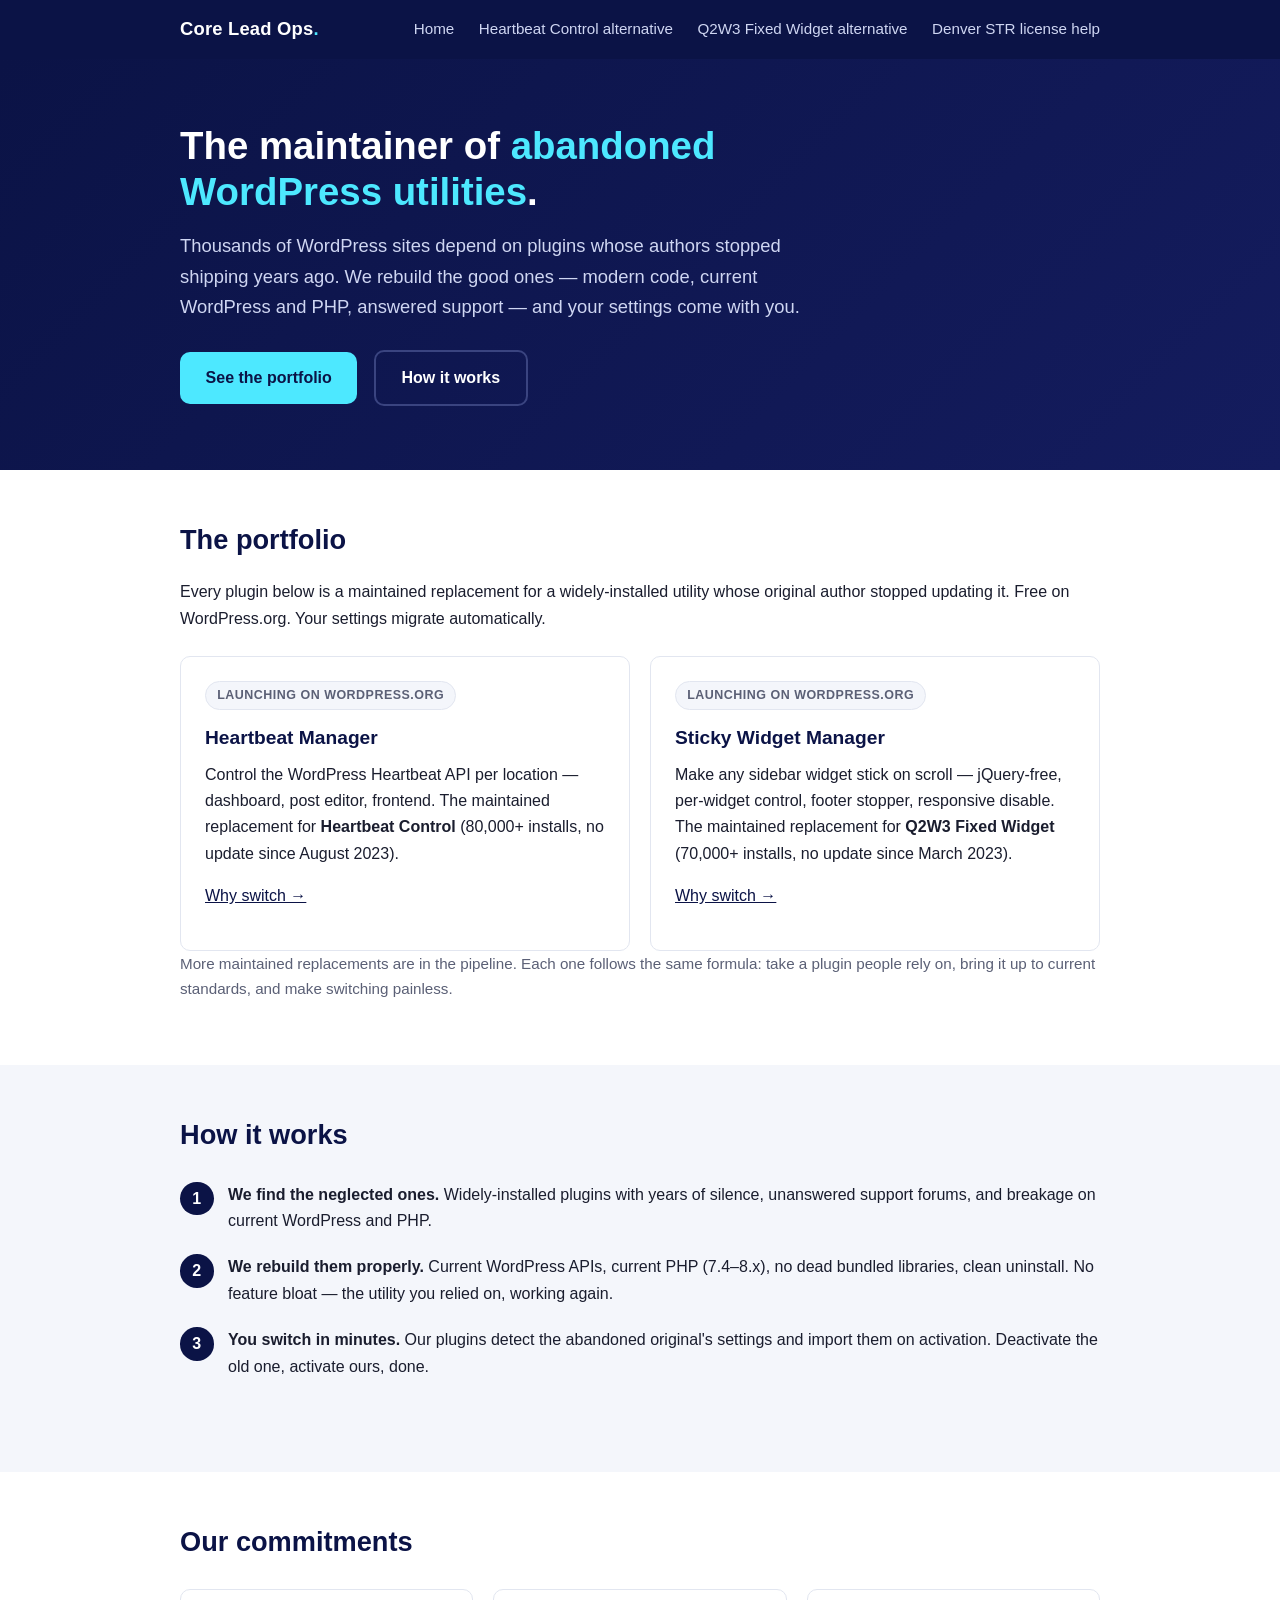
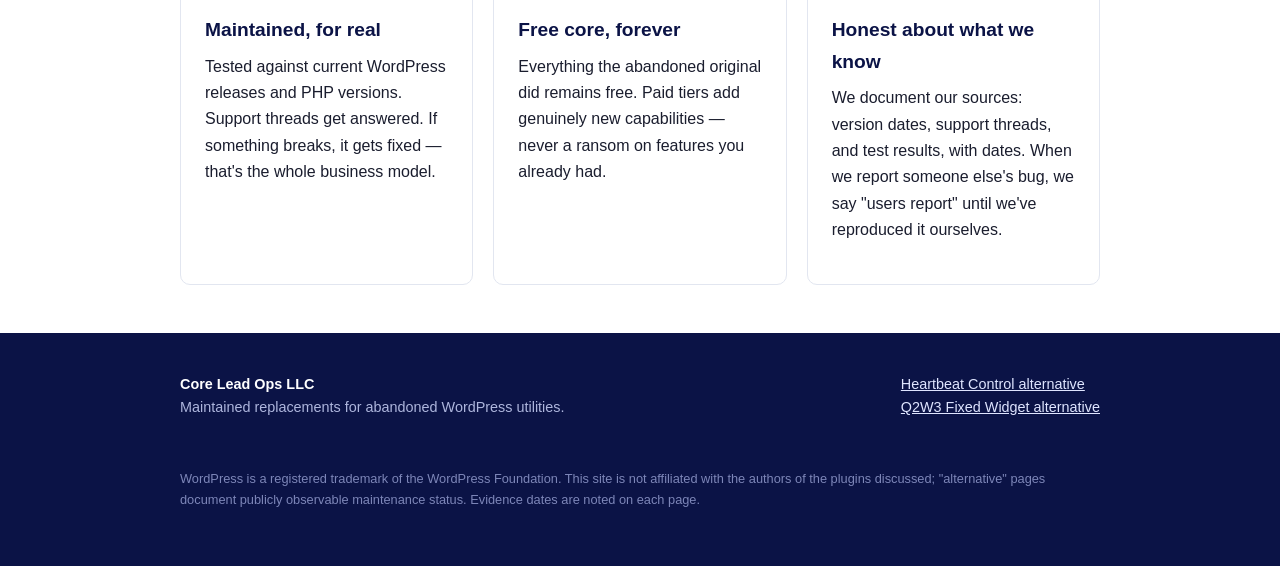
<file: index.html>
<!DOCTYPE html>
<html lang="en">
<head>
<meta charset="utf-8">
<meta name="viewport" content="width=device-width, initial-scale=1">
<title>Core Lead Ops — The Maintainer of Abandoned WordPress Utilities</title>
<meta name="description" content="Core Lead Ops rebuilds widely-used WordPress plugins whose authors stopped maintaining them — modern code, current PHP, and one-click migration from the abandoned originals.">
<link rel="canonical" href="https://coreleadops.github.io/">
<meta property="og:title" content="Core Lead Ops — The Maintainer of Abandoned WordPress Utilities">
<meta property="og:description" content="Modern, maintained replacements for abandoned WordPress plugins. Your settings migrate automatically.">
<meta property="og:type" content="website">
<meta property="og:url" content="https://coreleadops.github.io/">
<link rel="stylesheet" href="styles.css">
</head>
<body>

<header class="site-header">
  <div class="wrap">
    <a class="brand" href="index.html">Core Lead Ops<span>.</span></a>
    <nav class="nav">
      <a href="index.html">Home</a>
      <a href="heartbeat-control-alternative.html">Heartbeat Control alternative</a>
      <a href="q2w3-fixed-widget-alternative.html">Q2W3 Fixed Widget alternative</a>
      <a href="denver-str-license.html">Denver STR license help</a>
    </nav>
  </div>
</header>

<div class="hero">
  <div class="wrap">
    <h1>The maintainer of <span class="accent">abandoned WordPress utilities</span>.</h1>
    <p class="lede">Thousands of WordPress sites depend on plugins whose authors stopped shipping years ago. We rebuild the good ones — modern code, current WordPress and PHP, answered support — and your settings come with you.</p>
    <a class="cta" href="#plugins">See the portfolio</a>
    <a class="cta ghost" href="#how">How it works</a>
  </div>
</div>

<section class="block" id="plugins">
  <div class="wrap">
    <h2>The portfolio</h2>
    <p>Every plugin below is a maintained replacement for a widely-installed utility whose original author stopped updating it. Free on WordPress.org. Your settings migrate automatically.</p>
    <div class="cards">
      <div class="card">
        <span class="badge">Launching on WordPress.org</span>
        <h3>Heartbeat Manager</h3>
        <p>Control the WordPress Heartbeat API per location — dashboard, post editor, frontend. The maintained replacement for <strong>Heartbeat Control</strong> (80,000+ installs, no update since August 2023).</p>
        <p><a href="heartbeat-control-alternative.html">Why switch &rarr;</a></p>
      </div>
      <div class="card">
        <span class="badge">Launching on WordPress.org</span>
        <h3>Sticky Widget Manager</h3>
        <p>Make any sidebar widget stick on scroll — jQuery-free, per-widget control, footer stopper, responsive disable. The maintained replacement for <strong>Q2W3 Fixed Widget</strong> (70,000+ installs, no update since March 2023).</p>
        <p><a href="q2w3-fixed-widget-alternative.html">Why switch &rarr;</a></p>
      </div>
    </div>
    <p class="muted">More maintained replacements are in the pipeline. Each one follows the same formula: take a plugin people rely on, bring it up to current standards, and make switching painless.</p>
  </div>
</section>

<section class="block soft" id="how">
  <div class="wrap">
    <h2>How it works</h2>
    <ol class="steps">
      <li><strong>We find the neglected ones.</strong> Widely-installed plugins with years of silence, unanswered support forums, and breakage on current WordPress and PHP.</li>
      <li><strong>We rebuild them properly.</strong> Current WordPress APIs, current PHP (7.4–8.x), no dead bundled libraries, clean uninstall. No feature bloat — the utility you relied on, working again.</li>
      <li><strong>You switch in minutes.</strong> Our plugins detect the abandoned original's settings and import them on activation. Deactivate the old one, activate ours, done.</li>
    </ol>
  </div>
</section>

<section class="block">
  <div class="wrap">
    <h2>Our commitments</h2>
    <div class="cards">
      <div class="card">
        <h3>Maintained, for real</h3>
        <p>Tested against current WordPress releases and PHP versions. Support threads get answered. If something breaks, it gets fixed — that's the whole business model.</p>
      </div>
      <div class="card">
        <h3>Free core, forever</h3>
        <p>Everything the abandoned original did remains free. Paid tiers add genuinely new capabilities — never a ransom on features you already had.</p>
      </div>
      <div class="card">
        <h3>Honest about what we know</h3>
        <p>We document our sources: version dates, support threads, and test results, with dates. When we report someone else's bug, we say "users report" until we've reproduced it ourselves.</p>
      </div>
    </div>
  </div>
</section>

<footer class="site-footer">
  <div class="wrap">
    <div>
      <strong style="color:#fff">Core Lead Ops LLC</strong><br>
      Maintained replacements for abandoned WordPress utilities.
    </div>
    <div>
      <a href="heartbeat-control-alternative.html">Heartbeat Control alternative</a><br>
      <a href="q2w3-fixed-widget-alternative.html">Q2W3 Fixed Widget alternative</a>
    </div>
    <p class="fine">WordPress is a registered trademark of the WordPress Foundation. This site is not affiliated with the authors of the plugins discussed; "alternative" pages document publicly observable maintenance status. Evidence dates are noted on each page.</p>
  </div>
</footer>

</body>
</html>
</file>
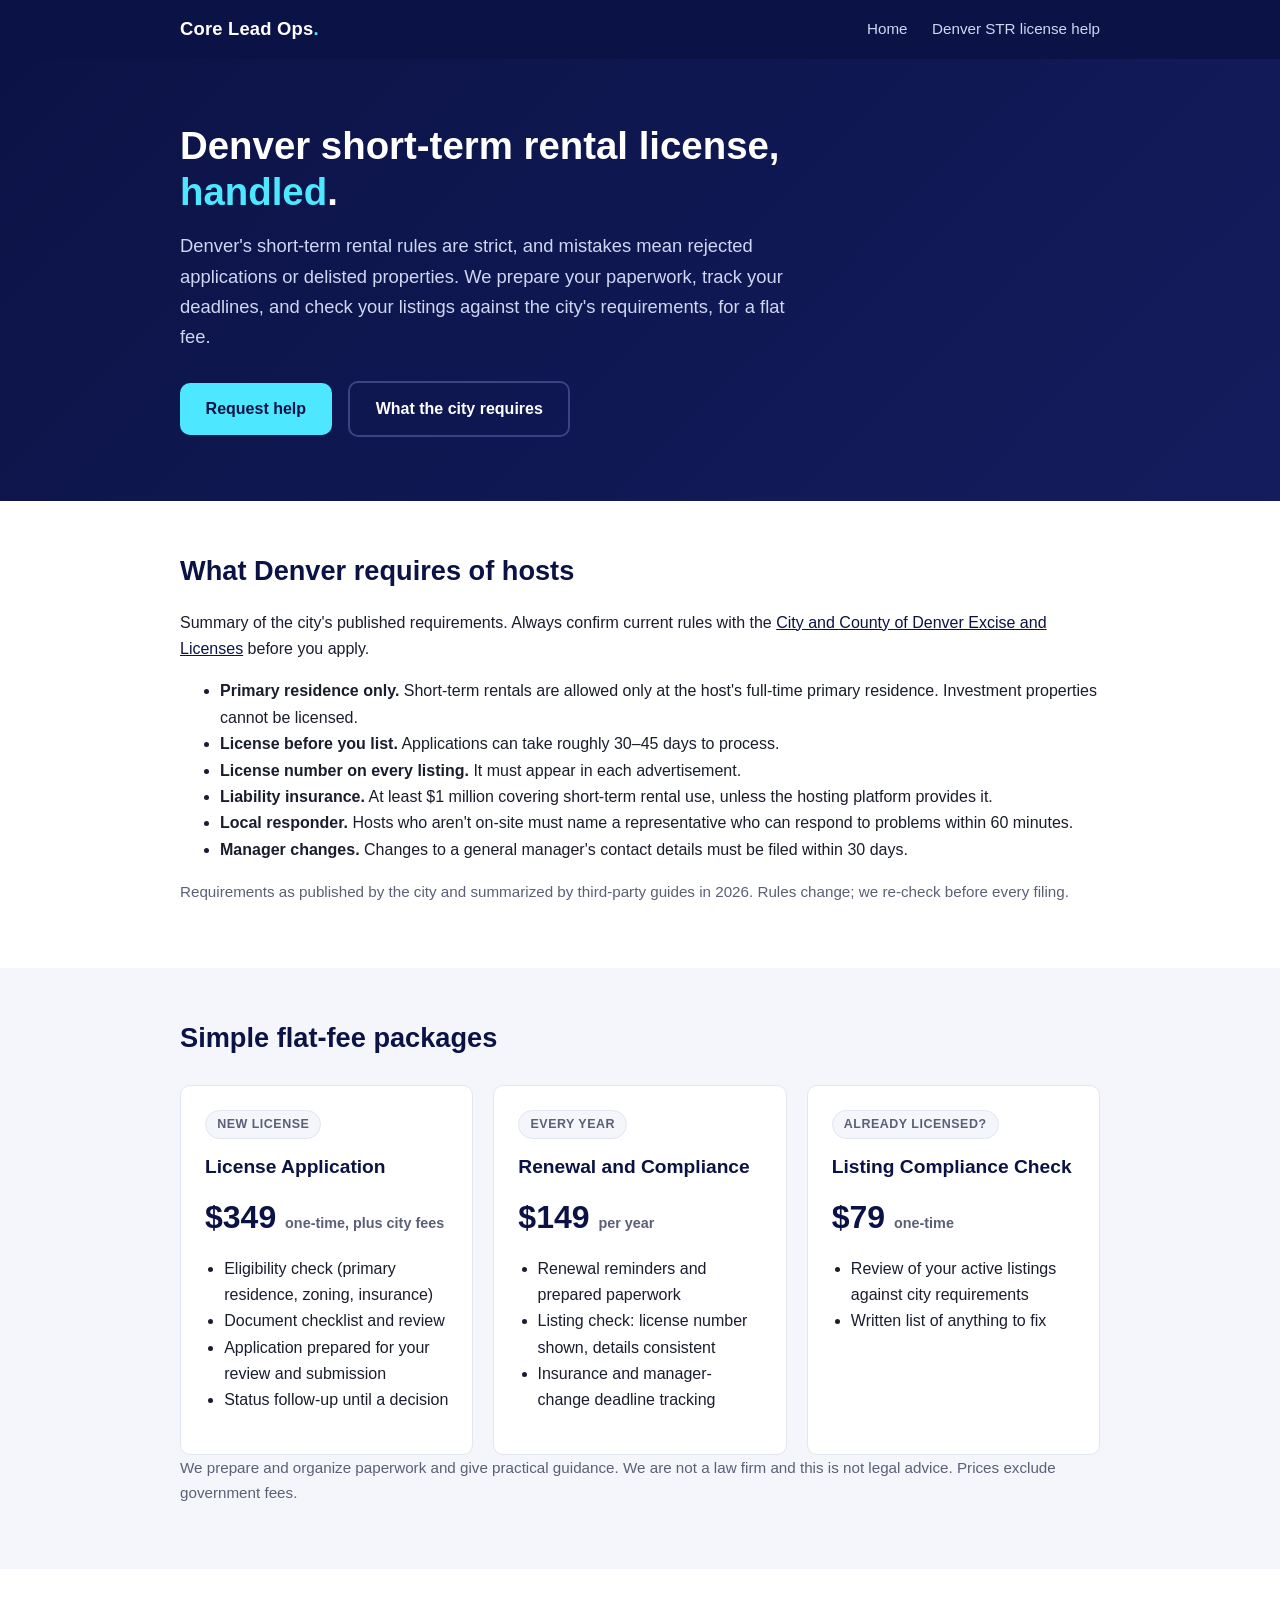
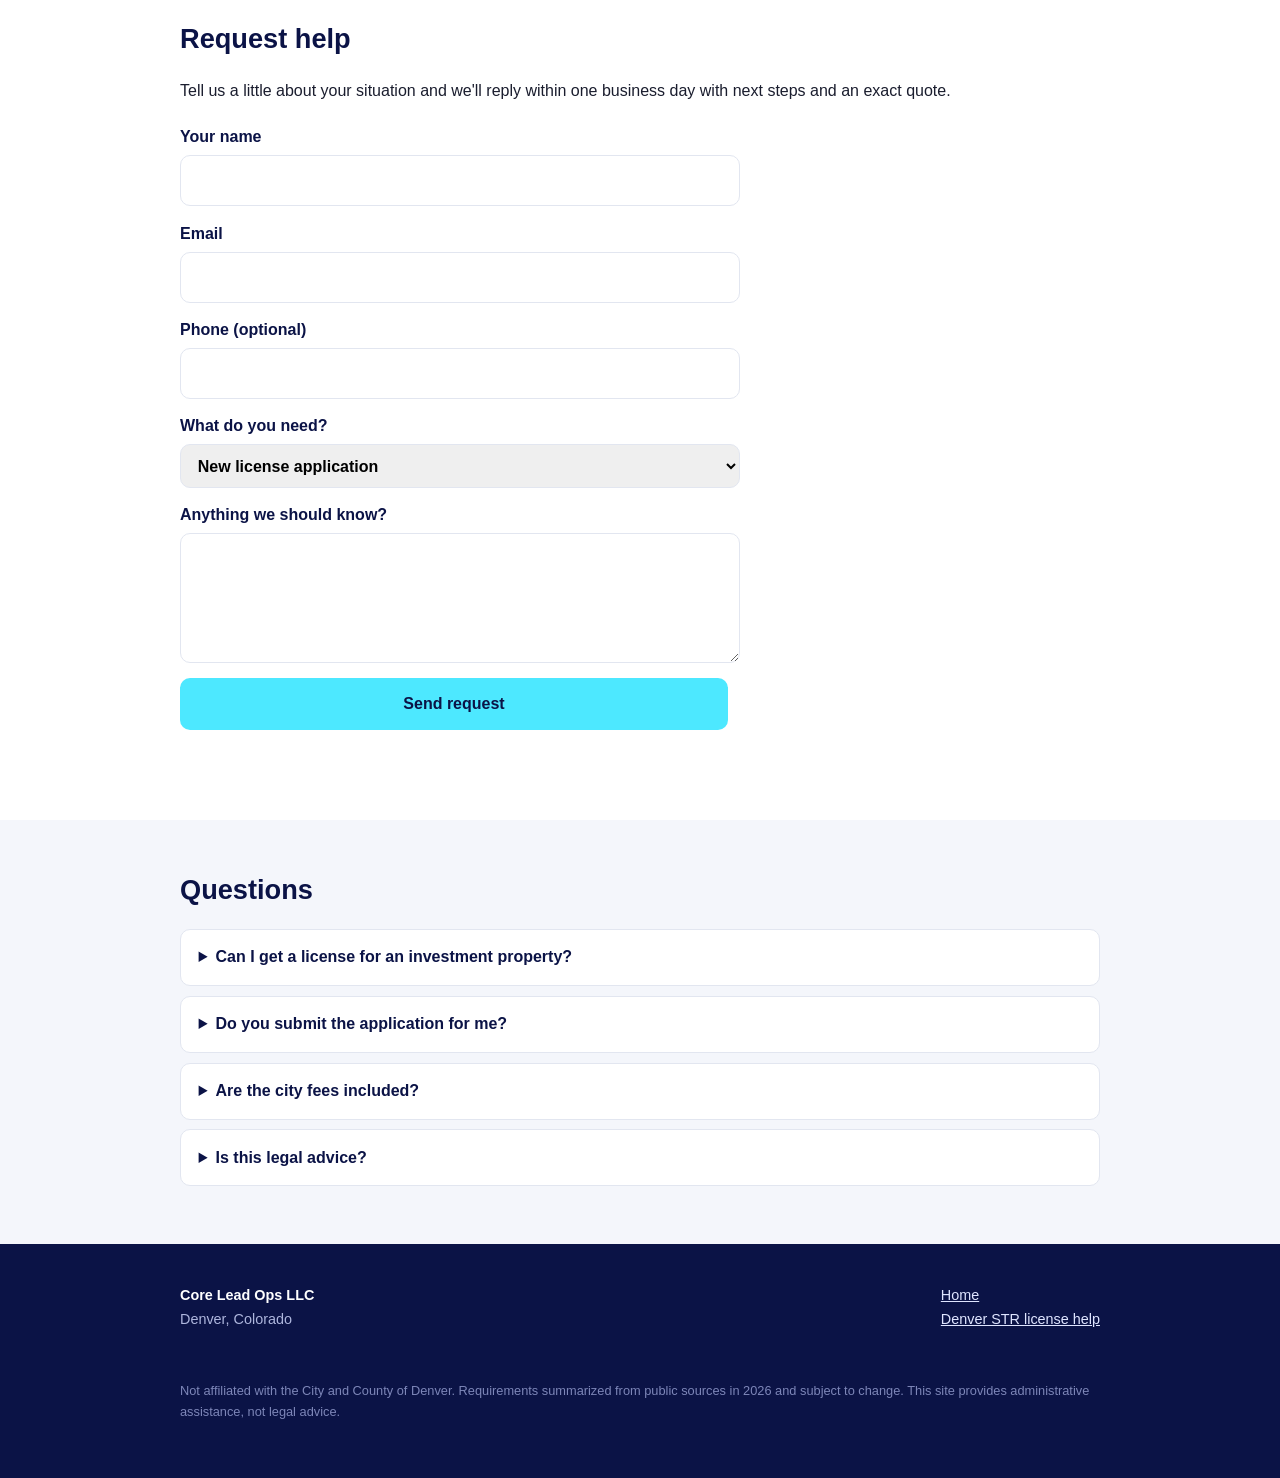
<file: denver-str-license.html>
<!DOCTYPE html>
<html lang="en">
<head>
<meta charset="utf-8">
<meta name="viewport" content="width=device-width, initial-scale=1">
<title>Denver Short-Term Rental License Help — Core Lead Ops</title>
<meta name="description" content="Flat-fee help with Denver short-term rental license applications, renewals, and listing compliance. We prepare the paperwork and check your listings against the city's rules.">
<link rel="canonical" href="https://coreleadops.github.io/denver-str-license.html">
<meta property="og:title" content="Denver Short-Term Rental License Help — Core Lead Ops">
<meta property="og:description" content="Flat-fee license applications, renewals, and listing compliance checks for Denver short-term rental hosts.">
<meta property="og:type" content="website">
<meta property="og:url" content="https://coreleadops.github.io/denver-str-license.html">
<link rel="stylesheet" href="styles.css">
<style>
  .price { font-size: 2rem; font-weight: 800; color: var(--navy); margin: 0.25rem 0 0.75rem; }
  .price small { font-size: 0.9rem; font-weight: 600; color: var(--muted); }
  .card ul { padding-left: 1.2rem; margin: 0 0 1rem; }
  form.lead { display: grid; gap: 0.9rem; max-width: 560px; margin-top: 1.25rem; }
  form.lead label { font-weight: 600; color: var(--navy); display: grid; gap: 0.3rem; }
  form.lead input, form.lead select, form.lead textarea {
    font: inherit; padding: 0.7rem 0.8rem; border: 1px solid var(--border); border-radius: var(--radius);
  }
  form.lead button { border: 0; cursor: pointer; font: inherit; font-weight: 700; }
  #form-status { font-weight: 600; margin-top: 0.75rem; }
</style>
</head>
<body>

<header class="site-header">
  <div class="wrap">
    <a class="brand" href="index.html">Core Lead Ops<span>.</span></a>
    <nav class="nav">
      <a href="index.html">Home</a>
      <a href="denver-str-license.html">Denver STR license help</a>
    </nav>
  </div>
</header>

<div class="hero">
  <div class="wrap">
    <h1>Denver short-term rental license, <span class="accent">handled</span>.</h1>
    <p class="lede">Denver's short-term rental rules are strict, and mistakes mean rejected applications or delisted properties. We prepare your paperwork, track your deadlines, and check your listings against the city's requirements, for a flat fee.</p>
    <a class="cta" href="#request">Request help</a>
    <a class="cta ghost" href="#rules">What the city requires</a>
  </div>
</div>

<section class="block" id="rules">
  <div class="wrap">
    <h2>What Denver requires of hosts</h2>
    <p>Summary of the city's published requirements. Always confirm current rules with the <a href="https://www.denvergov.org/Government/Agencies-Departments-Offices/Agencies-Departments-Offices-Directory/Business-Licensing/Business-licenses/Short-term-rentals/New">City and County of Denver Excise and Licenses</a> before you apply.</p>
    <ul>
      <li><strong>Primary residence only.</strong> Short-term rentals are allowed only at the host's full-time primary residence. Investment properties cannot be licensed.</li>
      <li><strong>License before you list.</strong> Applications can take roughly 30–45 days to process.</li>
      <li><strong>License number on every listing.</strong> It must appear in each advertisement.</li>
      <li><strong>Liability insurance.</strong> At least $1 million covering short-term rental use, unless the hosting platform provides it.</li>
      <li><strong>Local responder.</strong> Hosts who aren't on-site must name a representative who can respond to problems within 60 minutes.</li>
      <li><strong>Manager changes.</strong> Changes to a general manager's contact details must be filed within 30 days.</li>
    </ul>
    <p class="muted">Requirements as published by the city and summarized by third-party guides in 2026. Rules change; we re-check before every filing.</p>
  </div>
</section>

<section class="block soft" id="packages">
  <div class="wrap">
    <h2>Simple flat-fee packages</h2>
    <div class="cards">
      <div class="card">
        <span class="badge">New license</span>
        <h3>License Application</h3>
        <div class="price">$349 <small>one-time, plus city fees</small></div>
        <ul>
          <li>Eligibility check (primary residence, zoning, insurance)</li>
          <li>Document checklist and review</li>
          <li>Application prepared for your review and submission</li>
          <li>Status follow-up until a decision</li>
        </ul>
      </div>
      <div class="card">
        <span class="badge">Every year</span>
        <h3>Renewal and Compliance</h3>
        <div class="price">$149 <small>per year</small></div>
        <ul>
          <li>Renewal reminders and prepared paperwork</li>
          <li>Listing check: license number shown, details consistent</li>
          <li>Insurance and manager-change deadline tracking</li>
        </ul>
      </div>
      <div class="card">
        <span class="badge">Already licensed?</span>
        <h3>Listing Compliance Check</h3>
        <div class="price">$79 <small>one-time</small></div>
        <ul>
          <li>Review of your active listings against city requirements</li>
          <li>Written list of anything to fix</li>
        </ul>
      </div>
    </div>
    <p class="muted">We prepare and organize paperwork and give practical guidance. We are not a law firm and this is not legal advice. Prices exclude government fees.</p>
  </div>
</section>

<section class="block" id="request">
  <div class="wrap">
    <h2>Request help</h2>
    <p>Tell us a little about your situation and we'll reply within one business day with next steps and an exact quote.</p>
    <form class="lead" id="lead-form" novalidate>
      <label>Your name <input name="name" required autocomplete="name"></label>
      <label>Email <input name="email" type="email" required autocomplete="email"></label>
      <label>Phone (optional) <input name="phone" type="tel" autocomplete="tel"></label>
      <label>What do you need?
        <select name="need">
          <option>New license application</option>
          <option>Renewal and compliance</option>
          <option>Listing compliance check</option>
          <option>Not sure yet</option>
        </select>
      </label>
      <label>Anything we should know? <textarea name="notes" rows="4"></textarea></label>
      <button class="cta" type="submit">Send request</button>
      <p id="form-status" role="status"></p>
    </form>
  </div>
</section>

<section class="block soft">
  <div class="wrap faq">
    <h2>Questions</h2>
    <details><summary>Can I get a license for an investment property?</summary><p>Under Denver's published rules, short-term rentals are limited to the host's primary residence, so investment properties generally can't be licensed. We'll tell you up front if your situation doesn't qualify, before you pay for an application.</p></details>
    <details><summary>Do you submit the application for me?</summary><p>We prepare and review everything, then you submit under your own account with our walkthrough, since the license is in your name.</p></details>
    <details><summary>Are the city fees included?</summary><p>No. City fees are paid directly to the city and are separate from our flat fee.</p></details>
    <details><summary>Is this legal advice?</summary><p>No. We provide paperwork preparation and compliance organization. For legal questions, consult an attorney.</p></details>
  </div>
</section>

<footer class="site-footer">
  <div class="wrap">
    <div>
      <strong style="color:#fff">Core Lead Ops LLC</strong><br>
      Denver, Colorado
    </div>
    <div>
      <a href="index.html">Home</a><br>
      <a href="denver-str-license.html">Denver STR license help</a>
    </div>
    <p class="fine">Not affiliated with the City and County of Denver. Requirements summarized from public sources in 2026 and subject to change. This site provides administrative assistance, not legal advice.</p>
  </div>
</footer>

<script>
  // Set to a form-handling endpoint (e.g. a Make webhook URL) before launch.
  var LEAD_ENDPOINT = "";
  document.getElementById("lead-form").addEventListener("submit", function (e) {
    e.preventDefault();
    var form = e.target, status = document.getElementById("form-status");
    if (!form.name.value.trim() || !form.email.validity.valid) {
      status.textContent = "Please enter your name and a valid email.";
      return;
    }
    if (!LEAD_ENDPOINT) {
      status.textContent = "Requests are not enabled yet. Please check back soon.";
      return;
    }
    var body = JSON.stringify(Object.fromEntries(new FormData(form)));
    fetch(LEAD_ENDPOINT, { method: "POST", headers: { "Content-Type": "application/json" }, body: body })
      .then(function (r) {
        if (!r.ok) throw new Error();
        form.reset();
        status.textContent = "Thanks! We'll reply within one business day.";
      })
      .catch(function () { status.textContent = "Something went wrong. Please try again."; });
  });
</script>

</body>
</html>
</file>
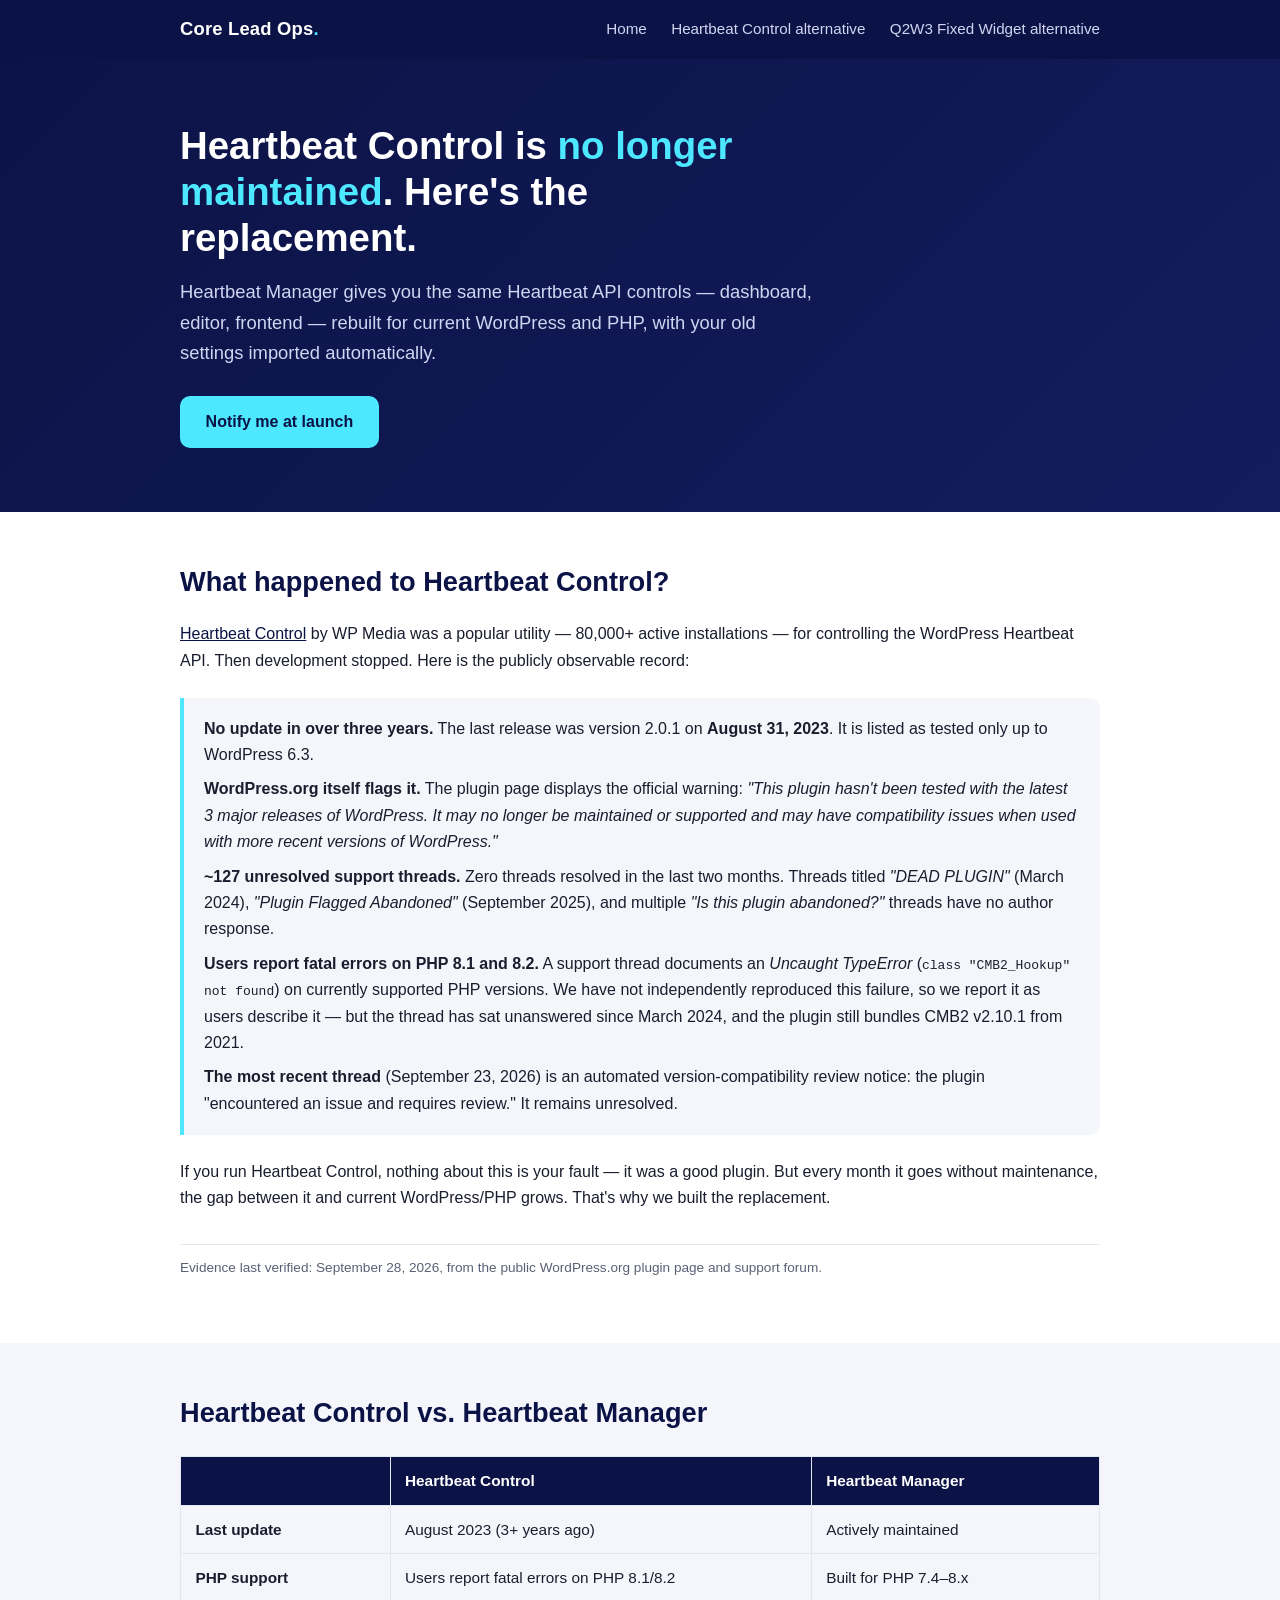
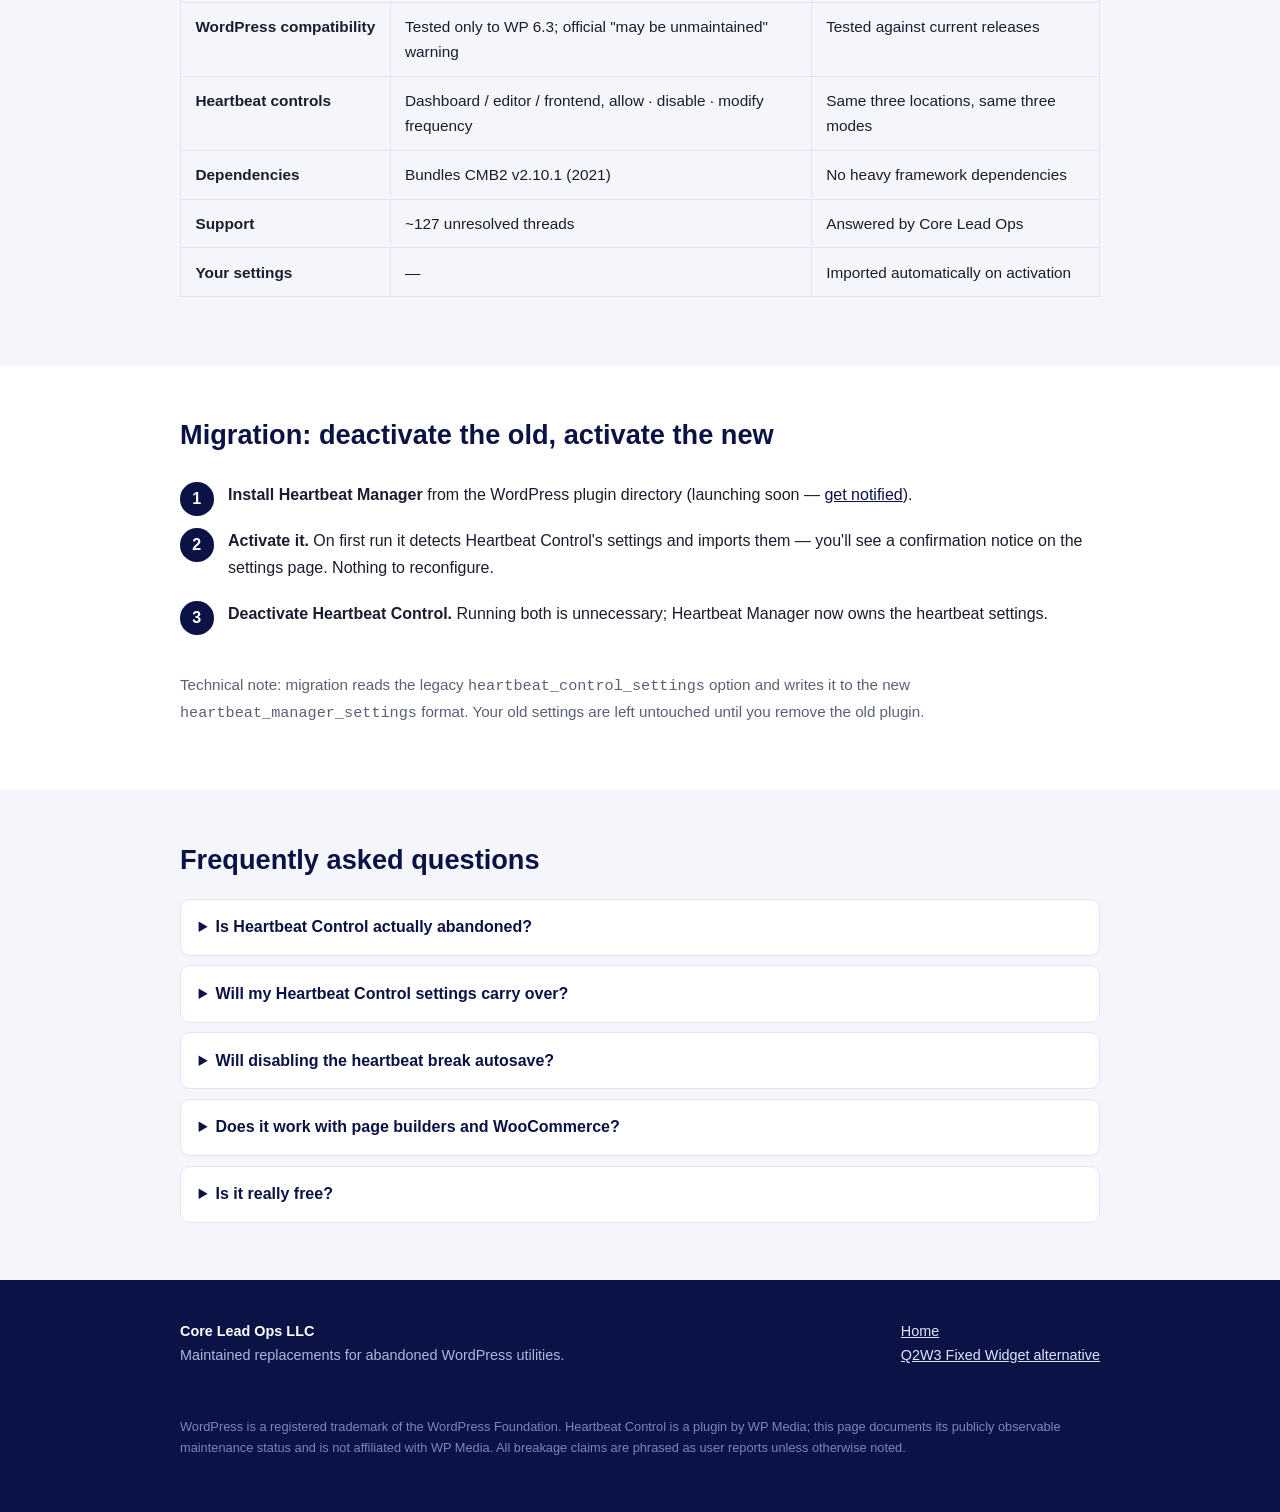
<file: heartbeat-control-alternative.html>
<!DOCTYPE html>
<html lang="en">
<head>
<meta charset="utf-8">
<meta name="viewport" content="width=device-width, initial-scale=1">
<title>Heartbeat Control Alternative (2026) — Heartbeat Manager by Core Lead Ops</title>
<meta name="description" content="Heartbeat Control hasn't been updated since August 2023 and WordPress.org flags it as possibly unmaintained. Heartbeat Manager is the actively maintained replacement — same controls, current PHP, automatic settings migration.">
<link rel="canonical" href="https://coreleadops.github.io/heartbeat-control-alternative.html">
<meta property="og:title" content="Heartbeat Control Alternative — Heartbeat Manager">
<meta property="og:description" content="The maintained replacement for Heartbeat Control: current WordPress and PHP, answered support, automatic migration.">
<meta property="og:type" content="article">
<meta property="og:url" content="https://coreleadops.github.io/heartbeat-control-alternative.html">
<link rel="stylesheet" href="styles.css">
<script type="application/ld+json">
{
  "@context": "https://schema.org",
  "@type": "SoftwareApplication",
  "name": "Heartbeat Manager",
  "applicationCategory": "DeveloperApplication",
  "operatingSystem": "WordPress",
  "offers": { "@type": "Offer", "price": "0", "priceCurrency": "USD" },
  "author": { "@type": "Organization", "name": "Core Lead Ops", "url": "https://coreleadops.github.io/" }
}
</script>
</head>
<body>

<header class="site-header">
  <div class="wrap">
    <a class="brand" href="index.html">Core Lead Ops<span>.</span></a>
    <nav class="nav">
      <a href="index.html">Home</a>
      <a href="heartbeat-control-alternative.html">Heartbeat Control alternative</a>
      <a href="q2w3-fixed-widget-alternative.html">Q2W3 Fixed Widget alternative</a>
    </nav>
  </div>
</header>

<div class="hero">
  <div class="wrap">
    <h1>Heartbeat Control is <span class="accent">no longer maintained</span>. Here's the replacement.</h1>
    <p class="lede">Heartbeat Manager gives you the same Heartbeat API controls — dashboard, editor, frontend — rebuilt for current WordPress and PHP, with your old settings imported automatically.</p>
    <a class="cta" href="mailto:thomas@coreleadops.com?subject=Notify%20me%20when%20Heartbeat%20Manager%20launches">Notify me at launch</a>
  </div>
</div>

<section class="block">
  <div class="wrap">
    <h2>What happened to Heartbeat Control?</h2>
    <p><a href="https://wordpress.org/plugins/heartbeat-control/">Heartbeat Control</a> by WP Media was a popular utility — 80,000+ active installations — for controlling the WordPress Heartbeat API. Then development stopped. Here is the publicly observable record:</p>

    <div class="evidence">
      <p><strong>No update in over three years.</strong> The last release was version 2.0.1 on <strong>August 31, 2023</strong>. It is listed as tested only up to WordPress 6.3.</p>
      <p><strong>WordPress.org itself flags it.</strong> The plugin page displays the official warning: <em>"This plugin hasn't been tested with the latest 3 major releases of WordPress. It may no longer be maintained or supported and may have compatibility issues when used with more recent versions of WordPress."</em></p>
      <p><strong>~127 unresolved support threads.</strong> Zero threads resolved in the last two months. Threads titled <em>"DEAD PLUGIN"</em> (March 2024), <em>"Plugin Flagged Abandoned"</em> (September 2025), and multiple <em>"Is this plugin abandoned?"</em> threads have no author response.</p>
      <p><strong>Users report fatal errors on PHP 8.1 and 8.2.</strong> A support thread documents an <em>Uncaught TypeError</em> (<code>class "CMB2_Hookup" not found</code>) on currently supported PHP versions. We have not independently reproduced this failure, so we report it as users describe it — but the thread has sat unanswered since March 2024, and the plugin still bundles CMB2 v2.10.1 from 2021.</p>
      <p><strong>The most recent thread</strong> (September 23, 2026) is an automated version-compatibility review notice: the plugin "encountered an issue and requires review." It remains unresolved.</p>
    </div>

    <p>If you run Heartbeat Control, nothing about this is your fault — it was a good plugin. But every month it goes without maintenance, the gap between it and current WordPress/PHP grows. That's why we built the replacement.</p>
    <p class="evidence-date">Evidence last verified: September 28, 2026, from the public WordPress.org plugin page and support forum.</p>
  </div>
</section>

<section class="block soft">
  <div class="wrap">
    <h2>Heartbeat Control vs. Heartbeat Manager</h2>
    <table class="compare">
      <tr><th></th><th>Heartbeat Control</th><th>Heartbeat Manager</th></tr>
      <tr><td>Last update</td><td>August 2023 (3+ years ago)</td><td>Actively maintained</td></tr>
      <tr><td>PHP support</td><td>Users report fatal errors on PHP 8.1/8.2</td><td>Built for PHP 7.4–8.x</td></tr>
      <tr><td>WordPress compatibility</td><td>Tested only to WP 6.3; official "may be unmaintained" warning</td><td>Tested against current releases</td></tr>
      <tr><td>Heartbeat controls</td><td>Dashboard / editor / frontend, allow · disable · modify frequency</td><td>Same three locations, same three modes</td></tr>
      <tr><td>Dependencies</td><td>Bundles CMB2 v2.10.1 (2021)</td><td>No heavy framework dependencies</td></tr>
      <tr><td>Support</td><td>~127 unresolved threads</td><td>Answered by Core Lead Ops</td></tr>
      <tr><td>Your settings</td><td>—</td><td>Imported automatically on activation</td></tr>
    </table>
  </div>
</section>

<section class="block">
  <div class="wrap">
    <h2>Migration: deactivate the old, activate the new</h2>
    <ol class="steps">
      <li><strong>Install Heartbeat Manager</strong> from the WordPress plugin directory (launching soon — <a href="mailto:thomas@coreleadops.com?subject=Notify%20me%20when%20Heartbeat%20Manager%20launches">get notified</a>).</li>
      <li><strong>Activate it.</strong> On first run it detects Heartbeat Control's settings and imports them — you'll see a confirmation notice on the settings page. Nothing to reconfigure.</li>
      <li><strong>Deactivate Heartbeat Control.</strong> Running both is unnecessary; Heartbeat Manager now owns the heartbeat settings.</li>
    </ol>
    <p class="muted">Technical note: migration reads the legacy <code>heartbeat_control_settings</code> option and writes it to the new <code>heartbeat_manager_settings</code> format. Your old settings are left untouched until you remove the old plugin.</p>
  </div>
</section>

<section class="block soft">
  <div class="wrap">
    <h2>Frequently asked questions</h2>
    <div class="faq">
      <details>
        <summary>Is Heartbeat Control actually abandoned?</summary>
        <p>We can't speak for its author. What we can document: no release since August 2023, a WordPress.org "may no longer be maintained" warning, ~127 unresolved support threads, and unanswered breakage reports. Draw your own conclusions — that's why we cite dates and links.</p>
      </details>
      <details>
        <summary>Will my Heartbeat Control settings carry over?</summary>
        <p>Yes. Heartbeat Manager detects the old plugin's settings on activation and imports them automatically, with a confirmation notice on the settings page.</p>
      </details>
      <details>
        <summary>Will disabling the heartbeat break autosave?</summary>
        <p>Disabling the heartbeat in the post editor location stops post autosaves and post-locking warnings. If you rely on autosave, use "Modify frequency" (e.g. 120 seconds) for the editor instead of "Disable".</p>
      </details>
      <details>
        <summary>Does it work with page builders and WooCommerce?</summary>
        <p>Yes. Heartbeat Manager only touches the core <code>heartbeat</code> script handle and the <code>heartbeat_settings</code> filter — it doesn't modify any other plugin's behavior.</p>
      </details>
      <details>
        <summary>Is it really free?</summary>
        <p>Yes. Everything Heartbeat Control did is free in Heartbeat Manager. A future Pro tier will add new capabilities only — nothing the old plugin did for free will ever be paywalled.</p>
      </details>
    </div>
  </div>
</section>

<footer class="site-footer">
  <div class="wrap">
    <div>
      <strong style="color:#fff">Core Lead Ops LLC</strong><br>
      Maintained replacements for abandoned WordPress utilities.
    </div>
    <div>
      <a href="index.html">Home</a><br>
      <a href="q2w3-fixed-widget-alternative.html">Q2W3 Fixed Widget alternative</a>
    </div>
    <p class="fine">WordPress is a registered trademark of the WordPress Foundation. Heartbeat Control is a plugin by WP Media; this page documents its publicly observable maintenance status and is not affiliated with WP Media. All breakage claims are phrased as user reports unless otherwise noted.</p>
  </div>
</footer>

</body>
</html>
</file>
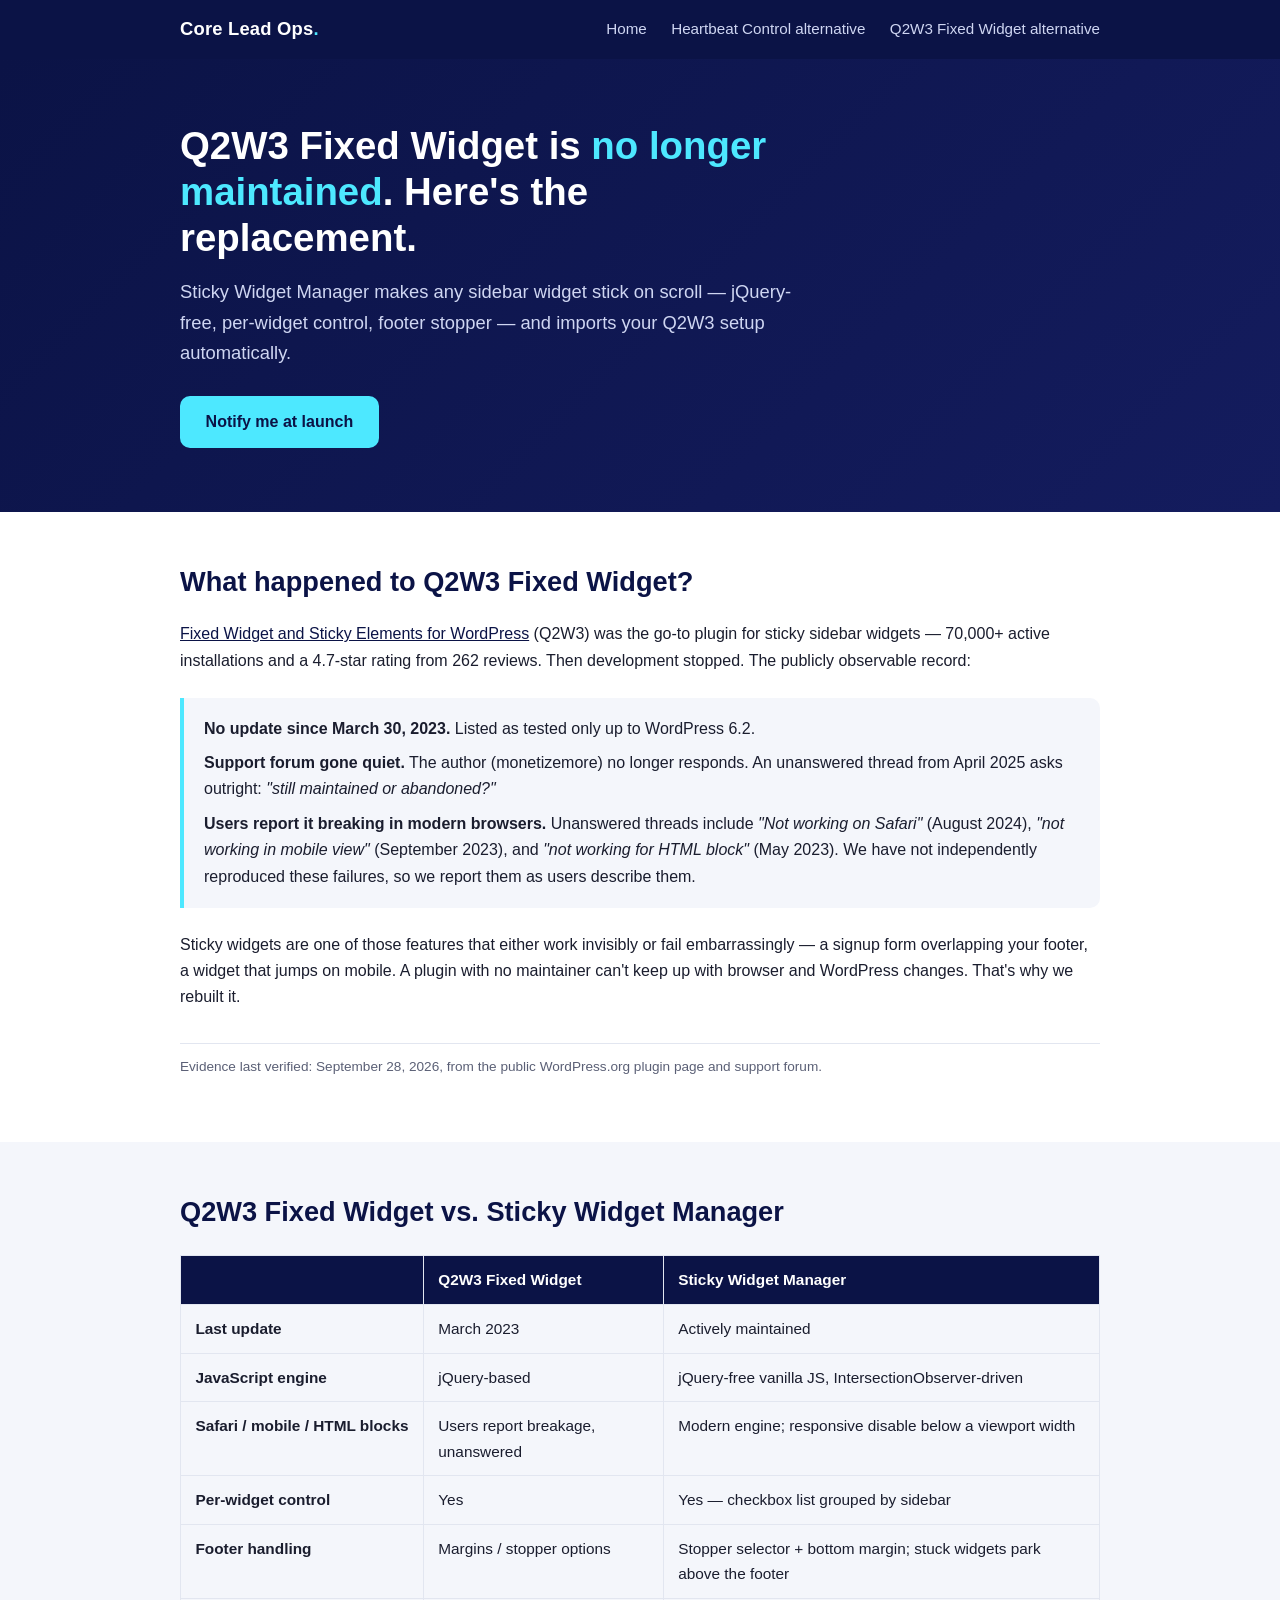
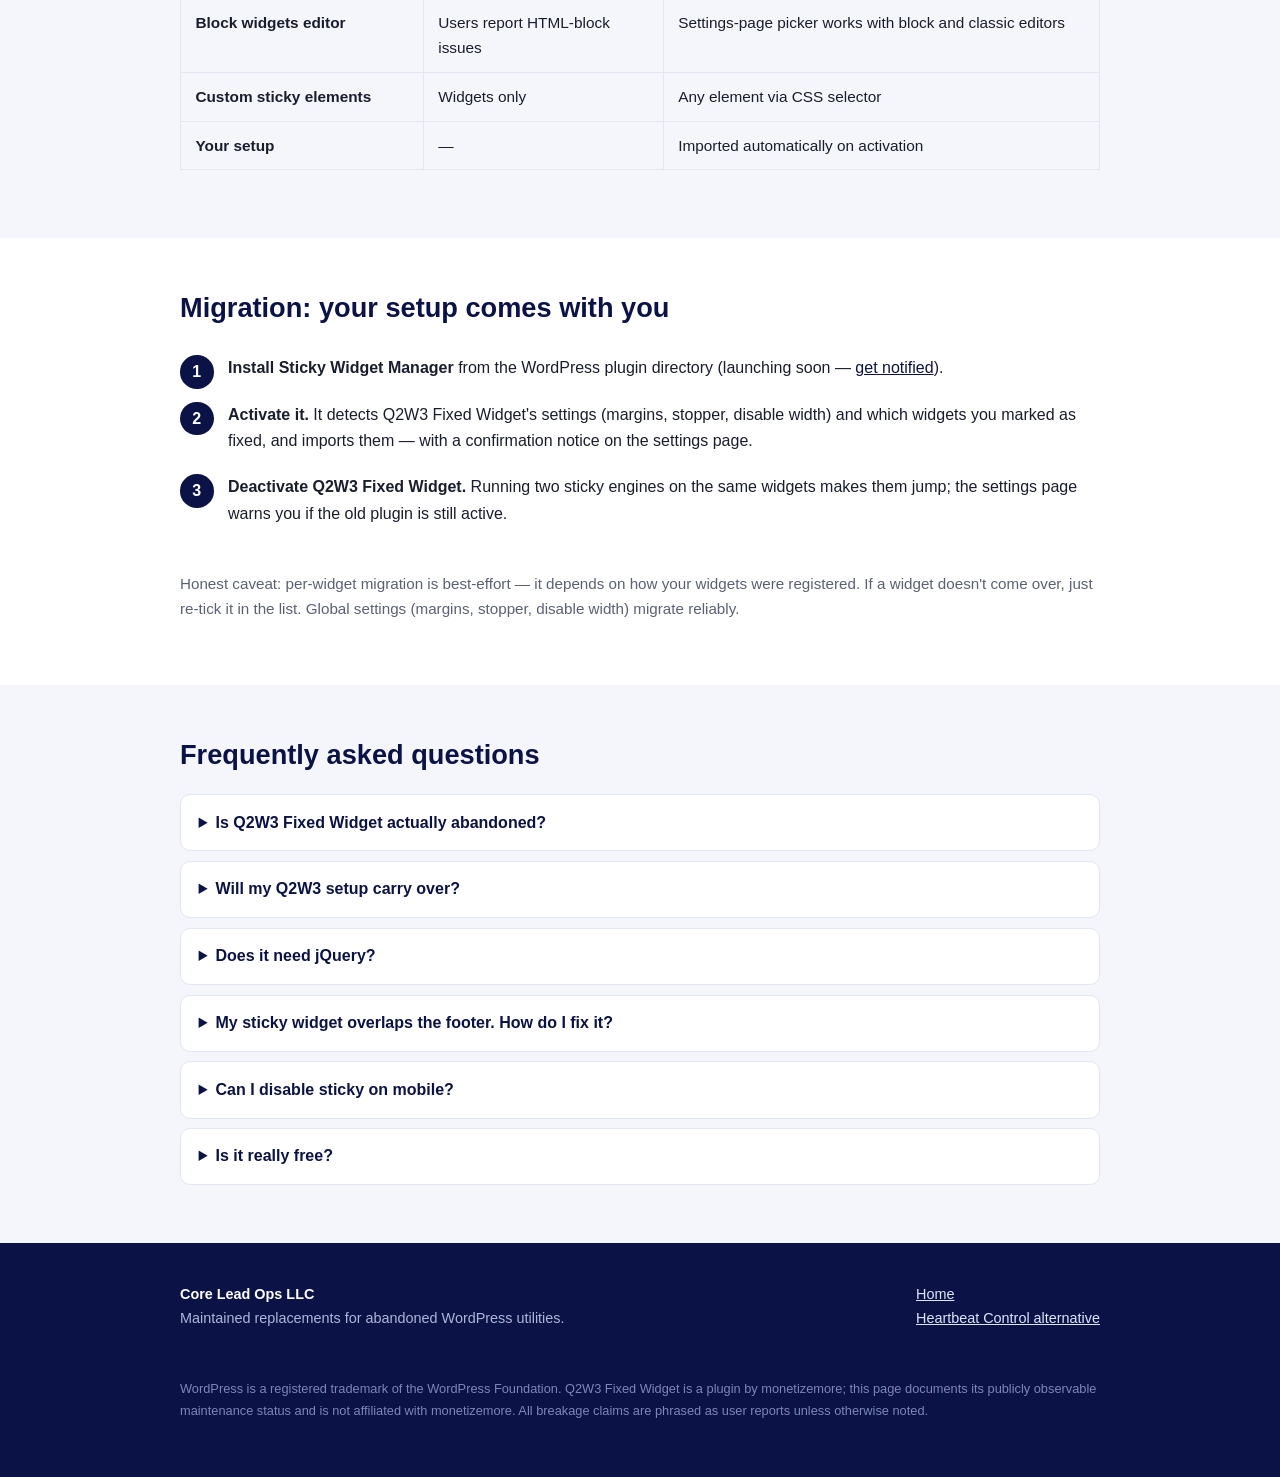
<file: q2w3-fixed-widget-alternative.html>
<!DOCTYPE html>
<html lang="en">
<head>
<meta charset="utf-8">
<meta name="viewport" content="width=device-width, initial-scale=1">
<title>Q2W3 Fixed Widget Alternative (2026) — Sticky Widget Manager by Core Lead Ops</title>
<meta name="description" content="Q2W3 Fixed Widget hasn't been updated since March 2023, and users report it broken on Safari, mobile, and HTML blocks. Sticky Widget Manager is the maintained replacement — jQuery-free, per-widget control, automatic migration.">
<link rel="canonical" href="https://coreleadops.github.io/q2w3-fixed-widget-alternative.html">
<meta property="og:title" content="Q2W3 Fixed Widget Alternative — Sticky Widget Manager">
<meta property="og:description" content="The maintained replacement for Q2W3 Fixed Widget: jQuery-free sticky engine, per-widget control, footer stopper, automatic migration.">
<meta property="og:type" content="article">
<meta property="og:url" content="https://coreleadops.github.io/q2w3-fixed-widget-alternative.html">
<link rel="stylesheet" href="styles.css">
<script type="application/ld+json">
{
  "@context": "https://schema.org",
  "@type": "SoftwareApplication",
  "name": "Sticky Widget Manager",
  "applicationCategory": "DeveloperApplication",
  "operatingSystem": "WordPress",
  "offers": { "@type": "Offer", "price": "0", "priceCurrency": "USD" },
  "author": { "@type": "Organization", "name": "Core Lead Ops", "url": "https://coreleadops.github.io/" }
}
</script>
</head>
<body>

<header class="site-header">
  <div class="wrap">
    <a class="brand" href="index.html">Core Lead Ops<span>.</span></a>
    <nav class="nav">
      <a href="index.html">Home</a>
      <a href="heartbeat-control-alternative.html">Heartbeat Control alternative</a>
      <a href="q2w3-fixed-widget-alternative.html">Q2W3 Fixed Widget alternative</a>
    </nav>
  </div>
</header>

<div class="hero">
  <div class="wrap">
    <h1>Q2W3 Fixed Widget is <span class="accent">no longer maintained</span>. Here's the replacement.</h1>
    <p class="lede">Sticky Widget Manager makes any sidebar widget stick on scroll — jQuery-free, per-widget control, footer stopper — and imports your Q2W3 setup automatically.</p>
    <a class="cta" href="mailto:thomas@coreleadops.com?subject=Notify%20me%20when%20Sticky%20Widget%20Manager%20launches">Notify me at launch</a>
  </div>
</div>

<section class="block">
  <div class="wrap">
    <h2>What happened to Q2W3 Fixed Widget?</h2>
    <p><a href="https://wordpress.org/plugins/q2w3-fixed-widget/">Fixed Widget and Sticky Elements for WordPress</a> (Q2W3) was the go-to plugin for sticky sidebar widgets — 70,000+ active installations and a 4.7-star rating from 262 reviews. Then development stopped. The publicly observable record:</p>

    <div class="evidence">
      <p><strong>No update since March 30, 2023.</strong> Listed as tested only up to WordPress 6.2.</p>
      <p><strong>Support forum gone quiet.</strong> The author (monetizemore) no longer responds. An unanswered thread from April 2025 asks outright: <em>"still maintained or abandoned?"</em></p>
      <p><strong>Users report it breaking in modern browsers.</strong> Unanswered threads include <em>"Not working on Safari"</em> (August 2024), <em>"not working in mobile view"</em> (September 2023), and <em>"not working for HTML block"</em> (May 2023). We have not independently reproduced these failures, so we report them as users describe them.</p>
    </div>

    <p>Sticky widgets are one of those features that either work invisibly or fail embarrassingly — a signup form overlapping your footer, a widget that jumps on mobile. A plugin with no maintainer can't keep up with browser and WordPress changes. That's why we rebuilt it.</p>
    <p class="evidence-date">Evidence last verified: September 28, 2026, from the public WordPress.org plugin page and support forum.</p>
  </div>
</section>

<section class="block soft">
  <div class="wrap">
    <h2>Q2W3 Fixed Widget vs. Sticky Widget Manager</h2>
    <table class="compare">
      <tr><th></th><th>Q2W3 Fixed Widget</th><th>Sticky Widget Manager</th></tr>
      <tr><td>Last update</td><td>March 2023</td><td>Actively maintained</td></tr>
      <tr><td>JavaScript engine</td><td>jQuery-based</td><td>jQuery-free vanilla JS, IntersectionObserver-driven</td></tr>
      <tr><td>Safari / mobile / HTML blocks</td><td>Users report breakage, unanswered</td><td>Modern engine; responsive disable below a viewport width</td></tr>
      <tr><td>Per-widget control</td><td>Yes</td><td>Yes — checkbox list grouped by sidebar</td></tr>
      <tr><td>Footer handling</td><td>Margins / stopper options</td><td>Stopper selector + bottom margin; stuck widgets park above the footer</td></tr>
      <tr><td>Block widgets editor</td><td>Users report HTML-block issues</td><td>Settings-page picker works with block and classic editors</td></tr>
      <tr><td>Custom sticky elements</td><td>Widgets only</td><td>Any element via CSS selector</td></tr>
      <tr><td>Your setup</td><td>—</td><td>Imported automatically on activation</td></tr>
    </table>
  </div>
</section>

<section class="block">
  <div class="wrap">
    <h2>Migration: your setup comes with you</h2>
    <ol class="steps">
      <li><strong>Install Sticky Widget Manager</strong> from the WordPress plugin directory (launching soon — <a href="mailto:thomas@coreleadops.com?subject=Notify%20me%20when%20Sticky%20Widget%20Manager%20launches">get notified</a>).</li>
      <li><strong>Activate it.</strong> It detects Q2W3 Fixed Widget's settings (margins, stopper, disable width) and which widgets you marked as fixed, and imports them — with a confirmation notice on the settings page.</li>
      <li><strong>Deactivate Q2W3 Fixed Widget.</strong> Running two sticky engines on the same widgets makes them jump; the settings page warns you if the old plugin is still active.</li>
    </ol>
    <p class="muted">Honest caveat: per-widget migration is best-effort — it depends on how your widgets were registered. If a widget doesn't come over, just re-tick it in the list. Global settings (margins, stopper, disable width) migrate reliably.</p>
  </div>
</section>

<section class="block soft">
  <div class="wrap">
    <h2>Frequently asked questions</h2>
    <div class="faq">
      <details>
        <summary>Is Q2W3 Fixed Widget actually abandoned?</summary>
        <p>We can't speak for its author. What we can document: no release since March 2023, tested only to WordPress 6.2, a dead support forum, and an unanswered "still maintained or abandoned?" thread from April 2025.</p>
      </details>
      <details>
        <summary>Will my Q2W3 setup carry over?</summary>
        <p>Your global settings (margins, stopper, disable width) and which widgets were marked as fixed are imported automatically on activation. If a widget doesn't come over, re-tick it in the settings list.</p>
      </details>
      <details>
        <summary>Does it need jQuery?</summary>
        <p>No. Sticky Widget Manager uses vanilla JavaScript with IntersectionObserver — no jQuery dependency at all.</p>
      </details>
      <details>
        <summary>My sticky widget overlaps the footer. How do I fix it?</summary>
        <p>Set a <strong>Stopper element</strong> (e.g. <code>#footer</code> or <code>.site-footer</code>) and a <strong>Bottom margin</strong>. Stuck widgets park above the stopper instead of sliding over it.</p>
      </details>
      <details>
        <summary>Can I disable sticky on mobile?</summary>
        <p>Yes — the <strong>Disable below width</strong> setting turns sticky off below a viewport width you choose. Set it to <code>0</code> to keep sticky enabled on all screen sizes.</p>
      </details>
      <details>
        <summary>Is it really free?</summary>
        <p>Yes. Everything Q2W3 Fixed Widget did is free in Sticky Widget Manager. A future Pro tier will add new capabilities only — nothing the old plugin did for free will ever be paywalled.</p>
      </details>
    </div>
  </div>
</section>

<footer class="site-footer">
  <div class="wrap">
    <div>
      <strong style="color:#fff">Core Lead Ops LLC</strong><br>
      Maintained replacements for abandoned WordPress utilities.
    </div>
    <div>
      <a href="index.html">Home</a><br>
      <a href="heartbeat-control-alternative.html">Heartbeat Control alternative</a>
    </div>
    <p class="fine">WordPress is a registered trademark of the WordPress Foundation. Q2W3 Fixed Widget is a plugin by monetizemore; this page documents its publicly observable maintenance status and is not affiliated with monetizemore. All breakage claims are phrased as user reports unless otherwise noted.</p>
  </div>
</footer>

</body>
</html>
</file>
<file: styles.css>
/* Core Lead Ops — shared styles. Navy #0B1346 / cyan #4DE8FF brand. */
:root {
  --navy: #0B1346;
  --navy-2: #141c5e;
  --cyan: #4DE8FF;
  --ink: #1a1d2e;
  --muted: #5b6076;
  --bg: #ffffff;
  --bg-soft: #f4f6fb;
  --border: #e2e6f0;
  --radius: 10px;
}
* { box-sizing: border-box; }
html { scroll-behavior: smooth; }
body {
  margin: 0;
  font-family: -apple-system, BlinkMacSystemFont, "Segoe UI", Roboto, Helvetica, Arial, sans-serif;
  color: var(--ink);
  line-height: 1.65;
  background: var(--bg);
}
a { color: var(--navy); }
a:hover { color: var(--navy-2); }

/* Header */
.site-header {
  background: var(--navy);
  color: #fff;
  padding: 0.9rem 1.25rem;
  position: sticky;
  top: 0;
  z-index: 10;
}
.site-header .wrap {
  max-width: 960px;
  margin: 0 auto;
  display: flex;
  align-items: center;
  justify-content: space-between;
  gap: 1rem;
}
.brand { color: #fff; text-decoration: none; font-weight: 800; font-size: 1.15rem; letter-spacing: 0.2px; }
.brand span { color: var(--cyan); }
.nav a { color: #cfd6f2; text-decoration: none; margin-left: 1.25rem; font-size: 0.95rem; }
.nav a:hover { color: #fff; }

/* Hero */
.hero {
  background: linear-gradient(135deg, var(--navy) 0%, var(--navy-2) 100%);
  color: #fff;
  padding: 4rem 1.25rem;
}
.hero .wrap { max-width: 960px; margin: 0 auto; }
.hero h1 { font-size: 2.4rem; line-height: 1.2; margin: 0 0 1rem; max-width: 640px; }
.hero h1 .accent { color: var(--cyan); }
.hero p.lede { font-size: 1.15rem; color: #cfd6f2; max-width: 640px; margin: 0 0 1.75rem; }
.cta {
  display: inline-block;
  background: var(--cyan);
  color: var(--navy);
  font-weight: 700;
  text-decoration: none;
  padding: 0.8rem 1.6rem;
  border-radius: var(--radius);
  margin-right: 0.75rem;
}
.cta:hover { filter: brightness(1.08); color: var(--navy); }
.cta.ghost { background: transparent; color: #fff; border: 2px solid #3a4480; }
.cta.ghost:hover { border-color: var(--cyan); color: #fff; }

/* Layout */
.wrap { max-width: 960px; margin: 0 auto; padding: 0 1.25rem; }
section.block { padding: 3rem 0; }
section.block.soft { background: var(--bg-soft); }
h2 { font-size: 1.7rem; margin: 0 0 1rem; color: var(--navy); }
h3 { font-size: 1.2rem; margin: 1.75rem 0 0.5rem; color: var(--navy); }
p { margin: 0 0 1rem; }
.muted { color: var(--muted); font-size: 0.95rem; }
.evidence-date { font-size: 0.85rem; color: var(--muted); border-top: 1px solid var(--border); padding-top: 0.75rem; margin-top: 2rem; }

/* Cards */
.cards { display: grid; grid-template-columns: repeat(auto-fit, minmax(280px, 1fr)); gap: 1.25rem; margin-top: 1.5rem; }
.card {
  border: 1px solid var(--border);
  border-radius: var(--radius);
  padding: 1.5rem;
  background: #fff;
}
.card h3 { margin-top: 0; }
.badge {
  display: inline-block;
  font-size: 0.78rem;
  font-weight: 700;
  text-transform: uppercase;
  letter-spacing: 0.5px;
  background: var(--bg-soft);
  border: 1px solid var(--border);
  border-radius: 999px;
  padding: 0.2rem 0.7rem;
  margin-bottom: 0.75rem;
  color: var(--muted);
}
.badge.live { background: #e6fbf0; border-color: #b7e9cd; color: #14663a; }

/* Tables */
table.compare { width: 100%; border-collapse: collapse; margin: 1.25rem 0; font-size: 0.96rem; }
table.compare th, table.compare td {
  border: 1px solid var(--border);
  padding: 0.7rem 0.9rem;
  text-align: left;
  vertical-align: top;
}
table.compare th { background: var(--navy); color: #fff; }
table.compare tr:nth-child(even) td { background: var(--bg-soft); }
table.compare td:first-child { font-weight: 600; white-space: nowrap; }

/* Evidence callout */
.evidence {
  border-left: 4px solid var(--cyan);
  background: var(--bg-soft);
  padding: 1.1rem 1.25rem;
  border-radius: 0 var(--radius) var(--radius) 0;
  margin: 1.5rem 0;
}
.evidence p { margin: 0 0 0.5rem; }
.evidence p:last-child { margin-bottom: 0; }

/* FAQ */
.faq details { border: 1px solid var(--border); border-radius: var(--radius); margin-bottom: 0.6rem; background: #fff; }
.faq summary { cursor: pointer; padding: 0.9rem 1.1rem; font-weight: 600; color: var(--navy); }
.faq details p { padding: 0 1.1rem 1rem; margin: 0; }

/* Footer */
.site-footer { background: var(--navy); color: #aeb6dd; padding: 2.5rem 1.25rem; font-size: 0.9rem; }
.site-footer .wrap { display: flex; flex-wrap: wrap; gap: 2rem; justify-content: space-between; }
.site-footer a { color: #dfe5ff; }
.site-footer .fine { width: 100%; margin-top: 1rem; font-size: 0.8rem; color: #7d86b8; }

/* Steps */
ol.steps { counter-reset: step; list-style: none; padding: 0; margin: 1.5rem 0; }
ol.steps li { position: relative; padding: 0 0 1.25rem 3rem; }
ol.steps li::before {
  counter-increment: step;
  content: counter(step);
  position: absolute; left: 0; top: 0;
  width: 2.1rem; height: 2.1rem;
  border-radius: 50%;
  background: var(--navy); color: #fff;
  font-weight: 700; text-align: center; line-height: 2.1rem;
}

@media (max-width: 640px) {
  .hero h1 { font-size: 1.8rem; }
  .nav a { margin-left: 0.75rem; }
  table.compare td:first-child { white-space: normal; }
}
</file>
